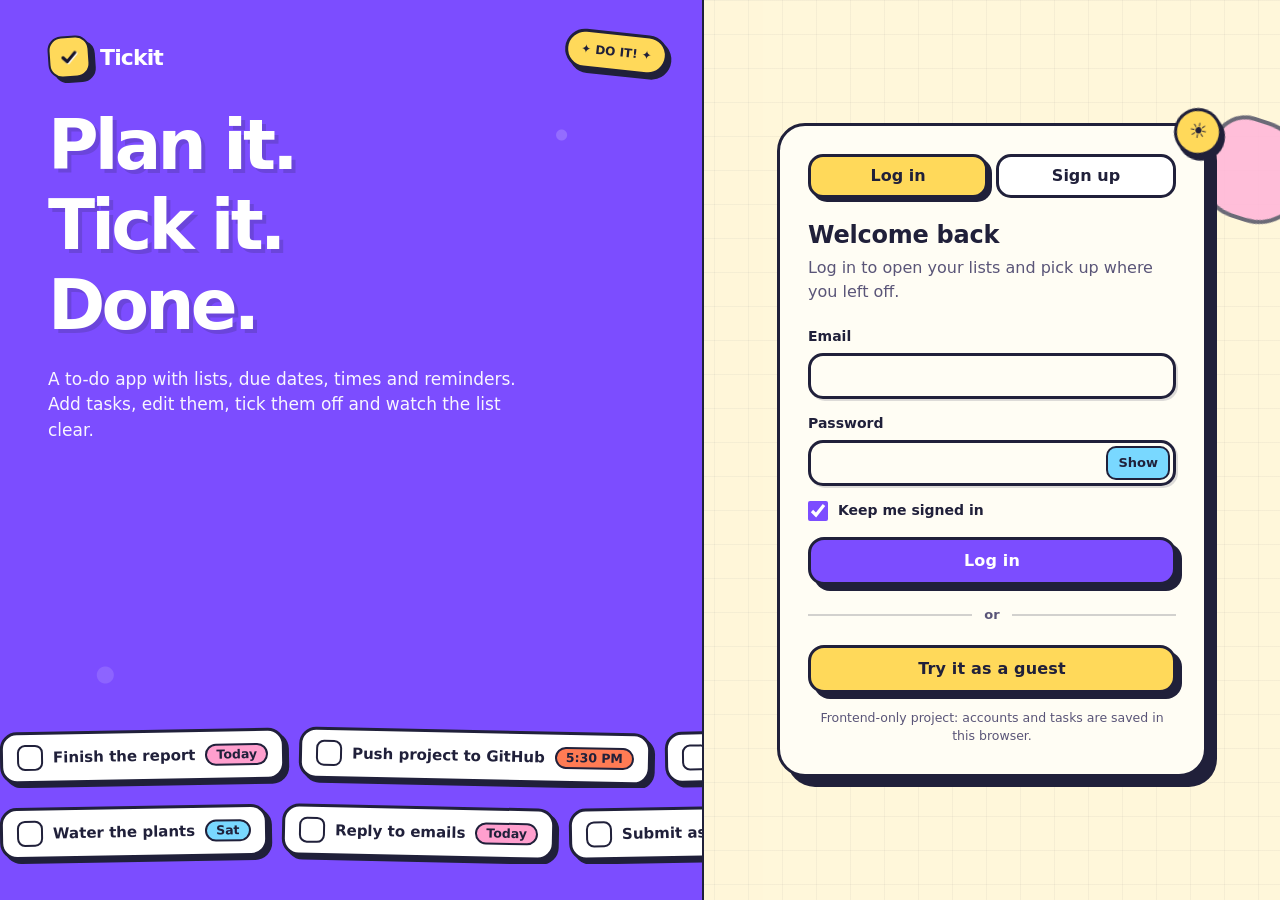
<file: task 4/todo-app/index.html>
<!DOCTYPE html>
<html lang="en">
<head>
<meta charset="UTF-8">
<meta name="viewport" content="width=device-width,initial-scale=1">
<meta name="theme-color" content="#6c4cff">
<title>Log in | Tickit To-Do App</title>
<link rel="icon" href="data:image/svg+xml,%3Csvg xmlns=%27http://www.w3.org/2000/svg%27 viewBox=%270 0 32 32%27%3E%3Crect width=%2732%27 height=%2732%27 rx=%278%27 fill=%27%23c6f432%27 stroke=%27%2317142b%27 stroke-width=%273%27/%3E%3Cpath d=%27M9 16.5l4.5 4.5L23 11%27 fill=%27none%27 stroke=%27%2317142b%27 stroke-width=%274%27 stroke-linecap=%27round%27 stroke-linejoin=%27round%27/%3E%3C/svg%3E">
<link rel="preconnect" href="https://fonts.googleapis.com">
<link rel="preconnect" href="https://fonts.gstatic.com" crossorigin>
<link rel="stylesheet" href="https://fonts.googleapis.com/css2?family=Unbounded:wght@500;700;900&family=Plus+Jakarta+Sans:wght@400;500;600;700&display=swap">
<link rel="stylesheet" href="style.css">
</head>
<body class="auth">

<section class="hero">
  <a class="brand" href="index.html">
    <span class="logo"><svg viewBox="0 0 20 20" aria-hidden="true"><path d="M4 10.5l4 4L16 6" fill="none" stroke="#17142b" stroke-width="3.2" stroke-linecap="round" stroke-linejoin="round"/></svg></span>
    Tickit
  </a>
  <div class="hero-copy">
    <h1 class="big" aria-label="Plan it. Tick it. Done.">
      <span class="w" aria-hidden="true"><span style="--i:0">Plan it.</span></span>
      <span class="w" aria-hidden="true"><span style="--i:1">Tick it.</span></span>
      <span class="w" aria-hidden="true"><span style="--i:2">Done.</span></span>
    </h1>
    <p>A to-do app with lists, due dates, times and reminders. Add tasks, edit them, tick them off and watch the list clear.</p>
  </div>
  <div class="belt" id="belt" aria-hidden="true"></div>
</section>

<main class="auth-main">
  <div class="card">
    <div class="tabs" role="tablist" aria-label="Account">
      <button type="button" role="tab" id="tab-login" aria-selected="true">Log in</button>
      <button type="button" role="tab" id="tab-register" aria-selected="false">Sign up</button>
    </div>

    <div id="login-pane" class="pane">
      <h2>Welcome back</h2>
      <p class="lead">Log in to open your lists and pick up where you left off.</p>
      <form id="login-form" novalidate>
        <div class="field"><label for="l-email">Email</label>
          <input id="l-email" type="email" autocomplete="email" aria-describedby="l-email-e">
          <p class="err" id="l-email-e"></p></div>
        <div class="field"><label for="l-pw">Password</label>
          <div class="pw"><input id="l-pw" type="password" autocomplete="current-password" aria-describedby="l-pw-e">
          <button type="button" class="pw-toggle" data-for="l-pw" aria-pressed="false">Show</button></div>
          <p class="err" id="l-pw-e"></p></div>
        <label class="check"><input type="checkbox" id="l-keep" checked> Keep me signed in</label>
        <p class="err" id="l-msg" role="alert"></p>
        <button class="btn btn-block" type="submit">Log in</button>
      </form>
    </div>

    <div id="register-pane" class="pane" hidden>
      <h2>Create your account</h2>
      <p class="lead">It takes a few seconds. Your lists are saved in this browser.</p>
      <form id="register-form" novalidate>
        <div class="field"><label for="r-name">Full name</label>
          <input id="r-name" type="text" autocomplete="name" aria-describedby="r-name-e">
          <p class="err" id="r-name-e"></p></div>
        <div class="field"><label for="r-email">Email</label>
          <input id="r-email" type="email" autocomplete="email" aria-describedby="r-email-e">
          <p class="err" id="r-email-e"></p></div>
        <div class="field"><label for="r-pw">Password</label>
          <div class="pw"><input id="r-pw" type="password" autocomplete="new-password" aria-describedby="r-hint r-pw-e">
          <button type="button" class="pw-toggle" data-for="r-pw" aria-pressed="false">Show</button></div>
          <div class="meter" id="meter" data-level="0" aria-hidden="true"><span></span><span></span><span></span><span></span></div>
          <p class="hint" id="r-hint">Use 8+ characters with a letter and a number.</p>
          <p class="err" id="r-pw-e"></p></div>
        <div class="field"><label for="r-pw2">Confirm password</label>
          <input id="r-pw2" type="password" autocomplete="new-password" aria-describedby="r-pw2-e">
          <p class="err" id="r-pw2-e"></p></div>
        <p class="err" id="r-msg" role="alert"></p>
        <button class="btn btn-block" type="submit">Create account</button>
      </form>
    </div>

    <div class="or"><span>or</span></div>
    <button class="btn btn-lime btn-block" id="guest-btn" type="button">Try it as a guest</button>
    <p class="note">Frontend-only project: accounts and tasks are saved in this browser.</p>
  </div>
</main>

<script src="auth.js"></script>
</body>
</html>
</file>
<file: task 4/todo-app/style.css>
/* Tickit | SkillCraft Task 04 | To-Do Web App | shared theme */
:root{
  --ink:#20203a;--paper:#fff4cf;--violet:#7c4dff;--lime:#c8f23d;--orange:#ff7b54;--pink:#ff9fce;--sky:#79d8ff;--yellow:#ffd95a;--cream:#fffdf4;--mint:#8ee6c5;

  --muted:#5a5578;--danger:#d01c42;
  --bw:2.5px;--sh:7px 7px 0 var(--ink);--sh-s:3px 3px 0 var(--ink);
  --display:"Trebuchet MS","Arial Rounded MT Bold","Comic Sans MS",system-ui,sans-serif;
  --body:"Trebuchet MS","Segoe UI",system-ui,sans-serif;
  --spring:cubic-bezier(.3,1.5,.5,1);
}
*{box-sizing:border-box;margin:0;padding:0}
html{-webkit-text-size-adjust:100%}
body{font-family:var(--body);color:var(--ink);line-height:1.5;min-height:100vh;-webkit-font-smoothing:antialiased;
  background-color:var(--paper);
  background-image:linear-gradient(rgba(23,20,43,.07) 1px,transparent 1px),linear-gradient(90deg,rgba(23,20,43,.07) 1px,transparent 1px);
  background-size:36px 36px}
button,input,select{font:inherit;color:inherit}
button{cursor:pointer}
[hidden]{display:none!important}
:focus-visible{outline:3px solid var(--violet);outline-offset:3px}
.hero :focus-visible{outline-color:#fff}
.sr{position:absolute;width:1px;height:1px;overflow:hidden;clip:rect(0 0 0 0);white-space:nowrap}
h1,h2,h3{font-family:var(--display);line-height:1.1;letter-spacing:-.01em}
h1:focus,h2:focus{outline:none}

/* ---------- shared pieces ---------- */
.brand{display:inline-flex;align-items:center;gap:10px;font-family:var(--display);font-weight:900;font-size:22px;color:inherit;text-decoration:none}
.logo{width:36px;height:36px;display:grid;place-items:center;background:var(--lime);border:var(--bw) solid var(--ink);border-radius:10px;box-shadow:var(--sh-s)}
.logo svg{width:20px;height:20px}
.btn{display:inline-flex;align-items:center;justify-content:center;gap:8px;min-height:48px;padding:0 22px;background:var(--violet);color:#fff;border:var(--bw) solid var(--ink);border-radius:12px;font-weight:700;font-size:16px;box-shadow:var(--sh);transition:transform .12s,box-shadow .12s,background .15s}
.btn:hover{transform:translate(-2px,-2px);box-shadow:6px 6px 0 var(--ink)}
.btn:active{transform:translate(4px,4px);box-shadow:0 0 0 var(--ink)}
.btn:disabled{opacity:.5;cursor:not-allowed;transform:none;box-shadow:var(--sh)}
.btn-lime{background:var(--lime);color:var(--ink)}
.btn-white{background:#fff;color:var(--ink)}
.btn-sm{min-height:38px;padding:0 14px;font-size:14px;box-shadow:var(--sh-s)}
.btn-sm:hover{box-shadow:4px 4px 0 var(--ink)}
.btn-block{width:100%}
input[type=text],input[type=email],input[type=password],input[type=date],input[type=time],input[type=search],select{width:100%;min-height:46px;padding:0 14px;background:#fff;border:var(--bw) solid var(--ink);border-radius:12px;outline:none;transition:box-shadow .12s,transform .12s}
input:focus,select:focus{box-shadow:4px 4px 0 var(--violet);transform:translate(-1px,-1px)}
input[aria-invalid=true]{border-color:var(--danger)}
.err{color:var(--danger);font-weight:600;font-size:13.5px;margin-top:6px}
.err:empty{display:none}
.fld{display:grid;gap:4px;font-size:13px;font-weight:700}

/* ---------- login page ---------- */
.auth{display:grid;grid-template-columns:minmax(0,1.1fr) minmax(0,.9fr);min-height:100vh}
.hero{background:var(--violet);color:#fff;border-right:var(--bw) solid var(--ink);padding:36px 48px;display:flex;flex-direction:column;gap:32px;overflow:hidden}
.big{font-size:clamp(34px,5.4vw,72px);font-weight:900;line-height:1.02}
.w{display:block;overflow:hidden;padding-bottom:.14em}
.w>span{display:block;transform:translateY(115%);animation:rise .85s var(--spring) forwards;animation-delay:calc(var(--i)*.13s + .1s)}
@keyframes rise{to{transform:none}}
.hero-copy p{margin-top:16px;max-width:44ch;font-size:17px;opacity:.95}
.belt{display:grid;gap:14px;margin:auto -48px 0}
.row{overflow:hidden;padding:4px 0 6px}
.track{display:flex;width:max-content;animation:slide 42s linear infinite}
.row.rev .track{animation-direction:reverse;animation-duration:50s}
.grp{display:flex;gap:14px;padding-right:14px}
@keyframes slide{to{transform:translateX(-50%)}}
.bcard{display:flex;align-items:center;gap:10px;background:#fff;color:var(--ink);border:var(--bw) solid var(--ink);border-radius:12px;padding:10px 14px;box-shadow:var(--sh-s);white-space:nowrap;font-weight:600;font-size:15px}
.bbox{flex:none;width:26px;height:26px;display:grid;place-items:center;background:#fff;border:var(--bw) solid var(--ink);border-radius:8px;animation:fillbox 7s infinite var(--d,0s)}
.bbox svg{width:15px;height:15px}
.bbox path{fill:none;stroke:var(--ink);stroke-width:3.5;stroke-linecap:round;stroke-linejoin:round;stroke-dasharray:24;stroke-dashoffset:24;animation:draw 7s infinite var(--d,0s)}
.btx{position:relative}
.btx::after{content:"";position:absolute;left:0;right:0;top:55%;height:2.5px;background:var(--ink);transform:scaleX(0);transform-origin:left;animation:strike 7s infinite var(--d,0s)}
.bchip{font-size:12.5px;font-weight:700;border:2px solid var(--ink);border-radius:99px;padding:0 9px;background:var(--pink)}
.bchip.o{background:var(--orange)}.bchip.s{background:var(--sky)}.bchip.l{background:var(--lime)}
@keyframes draw{0%,20%{stroke-dashoffset:24}30%,88%{stroke-dashoffset:0}96%,100%{stroke-dashoffset:24}}
@keyframes fillbox{0%,20%{background:#fff}30%,88%{background:var(--lime)}96%,100%{background:#fff}}
@keyframes strike{0%,20%{transform:scaleX(0)}34%,88%{transform:scaleX(1)}96%,100%{transform:scaleX(0)}}
.auth-main{display:flex;align-items:center;justify-content:center;padding:40px 24px}
.card{width:100%;max-width:430px;background:#fff;border:var(--bw) solid var(--ink);border-radius:20px;box-shadow:8px 8px 0 var(--ink);padding:28px}
.tabs{display:grid;grid-template-columns:1fr 1fr;gap:8px;margin-bottom:24px}
.tabs button{min-height:44px;background:#fff;border:var(--bw) solid var(--ink);border-radius:12px;font-weight:700;transition:background .15s,box-shadow .15s}
.tabs button[aria-selected=true]{background:var(--lime);box-shadow:var(--sh-s)}
.pane{animation:swap .4s var(--spring)}
@keyframes swap{from{opacity:0;transform:translateX(18px)}}
.card h2{font-size:24px;font-weight:700}
.lead{color:var(--muted);margin:8px 0 22px}
.field{margin-bottom:14px}
.field label{display:block;font-weight:700;font-size:14px;margin-bottom:6px}
.pw{position:relative}.pw input{padding-right:76px}
.pw-toggle{position:absolute;right:6px;top:6px;height:34px;padding:0 10px;background:var(--paper);border:2px solid var(--ink);border-radius:8px;font-weight:700;font-size:13px}
.hint{font-size:13px;color:var(--muted);margin-top:6px}
.meter{display:flex;gap:4px;margin-top:8px}
.meter span{flex:1;height:8px;background:#fff;border:2px solid var(--ink);border-radius:99px;transition:background .2s}
.meter[data-level="1"] span:nth-child(-n+1){background:var(--danger)}
.meter[data-level="2"] span:nth-child(-n+2){background:var(--orange)}
.meter[data-level="3"] span:nth-child(-n+3){background:var(--lime)}
.meter[data-level="4"] span{background:var(--lime)}
.check{display:flex;align-items:center;gap:10px;font-size:14px;font-weight:600;margin:6px 0 16px}
.check input{width:20px;height:20px;accent-color:var(--violet)}
.or{display:flex;align-items:center;gap:12px;color:var(--muted);font-weight:600;font-size:13px;margin:20px 0}
.or::before,.or::after{content:"";flex:1;height:2px;background:var(--ink);opacity:.2}
.note{text-align:center;color:var(--muted);font-size:12.5px;margin-top:16px}

/* ---------- app: top bar + ticker ---------- */
.top{position:sticky;top:0;z-index:20;display:flex;justify-content:space-between;align-items:center;flex-wrap:wrap;gap:10px;padding:12px 24px;background:#fff;border-bottom:var(--bw) solid var(--ink)}
.top-r{display:flex;align-items:center;gap:10px}
.avatar{width:38px;height:38px;display:grid;place-items:center;background:var(--pink);border:var(--bw) solid var(--ink);border-radius:50%;font-family:var(--display);font-weight:700;font-size:14px}
#uname{font-weight:700}
.ticker{background:var(--lime);border-bottom:var(--bw) solid var(--ink);overflow:hidden;white-space:nowrap}
.ticker-track{display:flex;width:max-content;animation:slide 34s linear infinite}
.tgrp{display:flex;align-items:center;gap:24px;padding:8px 12px 8px 0;font-family:var(--display);font-weight:700;font-size:14px}
.star{display:inline-block;width:16px;height:16px;background:var(--ink);clip-path:polygon(50% 0,62% 38%,100% 50%,62% 62%,50% 100%,38% 62%,0 50%,38% 38%);animation:spin 6s linear infinite}
@keyframes spin{to{transform:rotate(360deg)}}

/* ---------- app: layout ---------- */
.shell{max-width:1120px;margin:0 auto;padding:28px 20px 70px;display:grid;grid-template-columns:250px minmax(0,1fr);gap:28px;align-items:start}
.side{position:sticky;top:122px;background:#fff;border:var(--bw) solid var(--ink);border-radius:18px;box-shadow:var(--sh);padding:18px}
.side-h{font-size:16px;font-weight:700;margin-bottom:12px}
.lists{display:grid;gap:6px;margin-bottom:16px}
.lbtn{display:flex;align-items:center;gap:10px;width:100%;min-height:44px;padding:0 12px;background:transparent;border:var(--bw) solid transparent;border-radius:12px;text-align:left;font-weight:600;transition:background .12s,box-shadow .12s}
.lbtn:hover{background:var(--paper)}
.lbtn[aria-current=true]{background:var(--lime);border-color:var(--ink);box-shadow:var(--sh-s)}
.dot{flex:none;width:14px;height:14px;background:var(--c,#fff);border:2px solid var(--ink);border-radius:50%}
.lname{flex:1;min-width:0;overflow:hidden;text-overflow:ellipsis;white-space:nowrap}
.cnt{min-width:28px;padding:1px 8px;background:var(--ink);color:#fff;border-radius:99px;font-family:var(--display);font-size:12px;font-weight:700;text-align:center}
.list-form{display:grid;grid-template-columns:minmax(0,1fr) auto;gap:8px}
.list-form input{min-height:40px}

/* ---------- app: header + progress ring ---------- */
.head{display:flex;justify-content:space-between;align-items:center;gap:16px;background:var(--violet);color:#fff;border:var(--bw) solid var(--ink);border-radius:18px;box-shadow:var(--sh);padding:20px 22px;margin-bottom:18px}
.head-l{min-width:0;flex:1}
.date{font-size:14px;opacity:.92}
.head h1{font-size:clamp(24px,4vw,36px);font-weight:900;overflow-wrap:anywhere}
.head-actions{display:flex;flex-wrap:wrap;gap:8px;margin-top:12px}
.rename{display:flex;gap:8px;max-width:420px}
.rename input{min-height:46px;font-weight:700;color:var(--ink)}
.ring{position:relative;flex:none;width:100px;height:100px}
.ring svg{width:100%;height:100%;transform:rotate(-90deg)}
.ring circle{fill:none;stroke-width:10}
.ring .bg{stroke:rgba(255,255,255,.3)}
.ring .fg{stroke:var(--lime);stroke-linecap:round;transition:stroke-dashoffset .9s var(--spring)}
.ring-t{position:absolute;inset:0;display:grid;place-items:center;font-family:var(--display);font-weight:700;font-size:17px}

/* ---------- app: add form + toolbar ---------- */
.add{display:grid;gap:12px;background:#fff;border:var(--bw) solid var(--ink);border-radius:18px;box-shadow:var(--sh);padding:16px;margin-bottom:18px}
.add-r1{display:grid;grid-template-columns:minmax(0,1fr) auto;gap:12px}
.add-r2,.edit-grid{display:grid;grid-template-columns:repeat(4,minmax(0,1fr));gap:12px}
#t-title{min-height:52px;font-size:17px}
.bar{display:flex;flex-wrap:wrap;align-items:center;gap:12px;margin-bottom:14px}
.seg{display:flex;background:#fff;border:var(--bw) solid var(--ink);border-radius:12px;box-shadow:var(--sh-s);overflow:hidden}
.seg button{min-height:40px;padding:0 16px;background:transparent;border:0;font-weight:700}
.seg button+button{border-left:var(--bw) solid var(--ink)}
.seg button[aria-pressed=true]{background:var(--ink);color:#fff}
.bar .grow{flex:1;min-width:150px}
.bar select{width:auto;min-height:44px;font-weight:600}
.bar input[type=search]{min-height:44px}

/* ---------- app: task cards ---------- */
.tasks{list-style:none;display:grid;gap:12px}
.task{position:relative;display:grid;grid-template-columns:auto minmax(0,1fr) auto;align-items:center;gap:14px;background:#fff;border:var(--bw) solid var(--ink);border-radius:14px;box-shadow:var(--sh-s);padding:12px 14px 12px 24px;transition:background .3s,box-shadow .15s,transform .15s}
.task::before{content:"";position:absolute;left:0;top:0;bottom:0;width:9px;background:var(--c,var(--violet));border-right:var(--bw) solid var(--ink);border-radius:11px 0 0 11px}
.task:hover{box-shadow:var(--sh);transform:translate(-1px,-1px)}
.task.done{background:#f5fdd8}
.task.enter{animation:pop .6s var(--spring)}
.task.stag{animation:drop .5s var(--spring) backwards;animation-delay:calc(var(--i)*55ms)}
.task.flash{animation:flash 1.1s}
@keyframes pop{0%{transform:scale(.55) translateY(-18px);opacity:0}100%{transform:none;opacity:1}}
@keyframes drop{from{opacity:0;transform:translateY(20px) rotate(-1.2deg)}}
@keyframes flash{0%,55%{background:var(--lime)}}
.tick{width:32px;height:32px;display:grid;place-items:center;background:#fff;border:var(--bw) solid var(--ink);border-radius:9px;transition:background .15s}
.tick svg{width:18px;height:18px}
.tick path{fill:none;stroke:var(--ink);stroke-width:3.5;stroke-linecap:round;stroke-linejoin:round;stroke-dasharray:24;stroke-dashoffset:24;transition:stroke-dashoffset .3s .08s}
.tick:hover{background:var(--lime)}
.task.done .tick{background:var(--lime)}
.task.done .tick path{stroke-dashoffset:0}
.task.pop .tick{animation:stamp .55s var(--spring)}
@keyframes stamp{0%{transform:scale(1)}35%{transform:scale(.65) rotate(-9deg)}70%{transform:scale(1.28) rotate(6deg)}100%{transform:scale(1)}}
.t-title{font-weight:700;font-size:17px;overflow-wrap:anywhere}
.t-text{background:linear-gradient(var(--ink),var(--ink)) no-repeat 0 55%/0% 2.5px;transition:background-size .45s ease,color .3s}
.task.done .t-text{background-size:100% 2.5px;color:var(--muted)}
.t-meta{display:flex;flex-wrap:wrap;gap:6px;margin-top:6px}
.chip{display:inline-flex;align-items:center;gap:6px;padding:1px 10px;background:#fff;border:2px solid var(--ink);border-radius:99px;font-size:12.5px;font-weight:700}
.chip .dot{width:10px;height:10px;border-width:1.5px}
.chip.over{background:var(--danger);color:#fff}
.chip.today{background:var(--orange)}
.chip.hi{background:var(--pink)}
.chip.lo{background:var(--sky)}
.t-actions{display:flex;gap:6px}
.link-btn{min-height:34px;padding:0 12px;background:#fff;border:2px solid var(--ink);border-radius:10px;font-weight:700;font-size:13.5px;transition:background .12s}
.link-btn:hover{background:var(--lime)}
.link-btn.danger:hover{background:var(--danger);color:#fff}
.task.editing{grid-template-columns:minmax(0,1fr);background:#fff}
.edit{display:grid;gap:10px}
.edit-act{display:flex;justify-content:flex-end;gap:8px}
.empty{text-align:center;padding:36px 20px;background:#fff;border:var(--bw) dashed var(--ink);border-radius:18px}
.empty .bbox{width:58px;height:58px;margin:0 auto 14px;border-radius:16px;box-shadow:var(--sh-s)}
.empty .bbox svg{width:30px;height:30px}
.empty h3{font-size:19px;margin-bottom:6px}
.empty p{color:var(--muted)}
.foot-row{display:flex;justify-content:space-between;align-items:center;gap:12px;margin-top:16px;font-weight:600}

/* ---------- toasts + confetti ---------- */
#confetti{position:fixed;inset:0;width:100%;height:100%;pointer-events:none;z-index:40}
.toasts{position:fixed;left:50%;bottom:20px;z-index:50;display:grid;gap:10px;width:min(92vw,430px);transform:translateX(-50%)}
.toast{display:flex;align-items:center;justify-content:space-between;gap:12px;padding:12px 14px;background:var(--ink);color:#fff;border-radius:14px;box-shadow:4px 4px 0 var(--violet);font-weight:600;animation:toast-in .45s var(--spring);transition:opacity .25s,transform .25s}
.toast.out{opacity:0;transform:translateY(12px)}
@keyframes toast-in{from{opacity:0;transform:translateY(24px) scale(.92)}}
.toast-btn{min-height:32px;padding:0 12px;background:var(--lime);color:var(--ink);border:2px solid #fff;border-radius:9px;font-weight:700}

/* ---------- responsive ---------- */
@media(max-width:900px){
  .auth{grid-template-columns:1fr}
  .hero{padding:24px;gap:18px;border-right:0;border-bottom:var(--bw) solid var(--ink)}
  .belt{margin:6px -24px 0}.row.rev{display:none}
  .hero-copy p{font-size:15px;margin-top:10px}
  .auth-main{align-items:flex-start;padding:28px 18px 44px}
}
@media(max-width:820px){
  .shell{grid-template-columns:minmax(0,1fr);gap:20px;padding:20px 14px 70px}
  .side{position:static;padding:14px}
  .lists{display:flex;overflow-x:auto;padding:2px 2px 8px;margin-bottom:8px}
  .lbtn{flex:none;width:auto;white-space:nowrap}
}
@media(max-width:640px){
  .add-r2,.edit-grid{grid-template-columns:repeat(2,minmax(0,1fr))}
  .top{padding:10px 14px;flex-wrap:nowrap;gap:8px}.top-r{gap:8px}#uname{display:none}
  .top .brand{font-size:19px}.top .btn-sm{padding:0 11px}
}
@media(max-width:420px){.avatar{display:none}}
@media(max-width:520px){
  .add-r1{grid-template-columns:minmax(0,1fr)}
  .task{grid-template-columns:auto minmax(0,1fr);padding-right:12px}
  .t-actions{grid-column:2}
  .head{padding:16px}.ring{width:76px;height:76px}.ring-t{font-size:14px}
  .card{padding:22px 18px}
  .bar .seg{width:100%}.seg button{flex:1}
}
@media(prefers-reduced-motion:reduce){
  *,*::before,*::after{animation-duration:.01ms!important;animation-iteration-count:1!important;animation-delay:0s!important;transition-duration:.01ms!important}
  .track,.ticker-track{animation:none!important}
}


/* ============================================================
   CARTOON DELUXE THEME — visual-only enhancement
   ============================================================ */
body{
  background-color:#fff4cf;
  background-image:
    radial-gradient(circle at 8% 12%, rgba(124,77,255,.12) 0 10px, transparent 11px),
    radial-gradient(circle at 92% 18%, rgba(255,123,84,.13) 0 14px, transparent 15px),
    radial-gradient(circle at 14% 88%, rgba(121,216,255,.13) 0 12px, transparent 13px),
    linear-gradient(rgba(32,32,58,.055) 1px,transparent 1px),
    linear-gradient(90deg,rgba(32,32,58,.055) 1px,transparent 1px);
  background-size:auto,auto,auto,34px 34px,34px 34px;
}
body::before,body::after{
  content:"";
  position:fixed;
  width:95px;height:95px;
  border:4px solid var(--ink);
  border-radius:38% 62% 54% 46%;
  pointer-events:none;
  z-index:-1;
  opacity:.85;
  animation:floaty 6s ease-in-out infinite;
}
body::before{right:-28px;top:120px;background:var(--pink);transform:rotate(18deg)}
body::after{left:-32px;bottom:55px;background:var(--sky);transform:rotate(-20deg);animation-delay:-2s}
@keyframes floaty{50%{transform:translateY(-14px) rotate(8deg) scale(1.05)}}

h1,h2,h3,.brand,.tgrp,.cnt{
  font-family:"Trebuchet MS","Arial Rounded MT Bold","Comic Sans MS",system-ui,sans-serif;
  font-weight:900;
}
.brand{letter-spacing:-.04em}
.logo{
  width:42px;height:42px;border-radius:14px;
  background:var(--yellow);
  box-shadow:5px 5px 0 var(--ink);
  transform:rotate(-4deg);
  transition:transform .2s var(--spring);
}
.logo:hover{transform:rotate(6deg) scale(1.08)}
.logo svg{filter:drop-shadow(1px 1px 0 #fff)}

.btn{
  border-radius:16px;
  box-shadow:6px 6px 0 var(--ink);
  border-width:3px;
  font-weight:900;
  letter-spacing:.01em;
}
.btn:hover{transform:translate(-3px,-3px) rotate(-1deg);box-shadow:9px 9px 0 var(--ink)}
.btn:active{transform:translate(3px,3px) rotate(1deg);box-shadow:1px 1px 0 var(--ink)}
.btn-lime{background:var(--yellow)}
.btn-white{background:var(--cream)}

input[type=text],input[type=email],input[type=password],input[type=date],input[type=time],input[type=search],select{
  border-radius:15px;
  border-width:3px;
  background:var(--cream);
  box-shadow:2px 2px 0 rgba(32,32,58,.15);
  font-weight:600;
}
input:focus,select:focus{
  box-shadow:5px 5px 0 var(--violet);
  transform:translate(-2px,-2px) rotate(-.3deg);
}

.hero{
  position:relative;
  background:
    radial-gradient(circle at 80% 15%, rgba(255,255,255,.18) 0 5px, transparent 6px),
    radial-gradient(circle at 15% 75%, rgba(255,255,255,.13) 0 8px, transparent 9px),
    var(--violet);
}
.hero::before{
  content:"✦  DO IT!  ✦";
  position:absolute;right:34px;top:32px;
  padding:8px 13px;background:var(--yellow);color:var(--ink);
  border:3px solid var(--ink);border-radius:99px;
  box-shadow:4px 4px 0 var(--ink);
  font-size:12px;font-weight:900;transform:rotate(6deg);
}
.big{letter-spacing:-.055em;text-shadow:4px 4px 0 rgba(32,32,58,.18)}
.bcard{
  border-width:3px;border-radius:17px;
  box-shadow:4px 4px 0 var(--ink);
  transform:rotate(-1deg);
}
.bcard:nth-child(even){transform:rotate(1.2deg)}
.bcard:hover{transform:translateY(-5px) rotate(0);}

.auth-main{background:rgba(255,255,255,.22)}
.card{
  border-width:3px;border-radius:28px;
  background:var(--cream);
  box-shadow:10px 10px 0 var(--ink);
  position:relative;
}
.card::after{
  content:"☀";
  position:absolute;right:-18px;top:-18px;
  width:42px;height:42px;display:grid;place-items:center;
  background:var(--yellow);border:3px solid var(--ink);border-radius:50%;
  box-shadow:4px 4px 0 var(--ink);
  font-size:21px;transform:rotate(12deg);
}
.tabs button{
  border-width:3px;border-radius:15px;
}
.tabs button[aria-selected=true]{background:var(--yellow);box-shadow:4px 4px 0 var(--ink)}
.pw-toggle{border-width:2px;background:var(--sky);border-radius:10px}

.top{
  background:var(--cream);
  border-bottom-width:3px;
  box-shadow:0 4px 0 rgba(32,32,58,.08);
}
.avatar{
  background:var(--yellow);
  border-width:3px;
  box-shadow:3px 3px 0 var(--ink);
}
.ticker{background:var(--yellow);border-bottom-width:3px}
.star{background:var(--violet)}

.side{
  border-width:3px;border-radius:24px;
  background:var(--cream);
  box-shadow:7px 7px 0 var(--ink);
}
.lbtn{border-radius:15px;font-weight:800}
.lbtn[aria-current=true]{background:var(--yellow);border-width:2px;box-shadow:3px 3px 0 var(--ink)}
.cnt{background:var(--violet);border:2px solid var(--ink)}

.head{
  position:relative;
  overflow:hidden;
  border-width:3px;border-radius:25px;
  background:var(--violet);
  box-shadow:8px 8px 0 var(--ink);
}
.head::after{
  content:"★  ✦  ★";
  position:absolute;right:125px;top:13px;
  font-size:18px;letter-spacing:8px;opacity:.3;
  transform:rotate(-8deg);
}
.head h1{font-size:clamp(28px,4vw,42px);text-shadow:3px 3px 0 rgba(32,32,58,.25)}
.ring .fg{stroke:var(--yellow)}

.add{
  border-width:3px;border-radius:24px;
  background:var(--cream);
  box-shadow:7px 7px 0 var(--ink);
  position:relative;
}
.add::before{
  content:"LET'S MAKE IT HAPPEN ✨";
  display:inline-block;width:max-content;max-width:100%;
  padding:4px 10px;margin-top:-2px;
  background:var(--pink);border:2px solid var(--ink);
  border-radius:99px;font-size:11px;font-weight:900;
  transform:rotate(-1.5deg);
}
#t-title{font-size:18px;font-weight:800}

.seg,.bar select,.bar input[type=search]{
  border-width:3px;border-radius:15px;
}
.seg button{font-weight:900}
.seg button[aria-pressed=true]{background:var(--violet);color:#fff}

.task{
  border-width:3px;border-radius:20px;
  background:var(--cream);
  box-shadow:4px 4px 0 var(--ink);
  padding:14px 16px 14px 28px;
  transition:background .2s,box-shadow .15s,transform .15s;
}
.task::before{width:10px;border-right-width:2px}
.task:hover{
  box-shadow:8px 8px 0 var(--ink);
  transform:translate(-2px,-3px) rotate(-.35deg);
}
.task:nth-child(even):hover{transform:translate(-2px,-3px) rotate(.35deg)}
.task.done{background:#f3ffd1}
.tick{
  width:36px;height:36px;border-width:3px;border-radius:12px;
}
.tick:hover{background:var(--yellow);transform:rotate(-7deg) scale(1.08)}
.t-title{font-size:17px;font-weight:800}
.chip{border-width:2px;border-radius:99px;font-weight:900}
.link-btn{border-width:2px;border-radius:12px;font-weight:800}
.link-btn:hover{transform:rotate(-2deg)}
.empty{
  border-width:3px;border-radius:24px;background:var(--cream);
  box-shadow:5px 5px 0 var(--ink);
}
.empty .bbox{background:var(--yellow);border-width:3px}

.toast{
  border:3px solid var(--ink);
  border-radius:18px;
  box-shadow:5px 5px 0 var(--violet);
}
.toast-btn{border-width:2px}

@media(max-width:900px){
  .hero::before{right:18px;top:18px}
}
@media(max-width:520px){
  .card::after{right:-8px;top:-14px}
  .head::after{display:none}
  .task{border-radius:17px}
}
</file>
